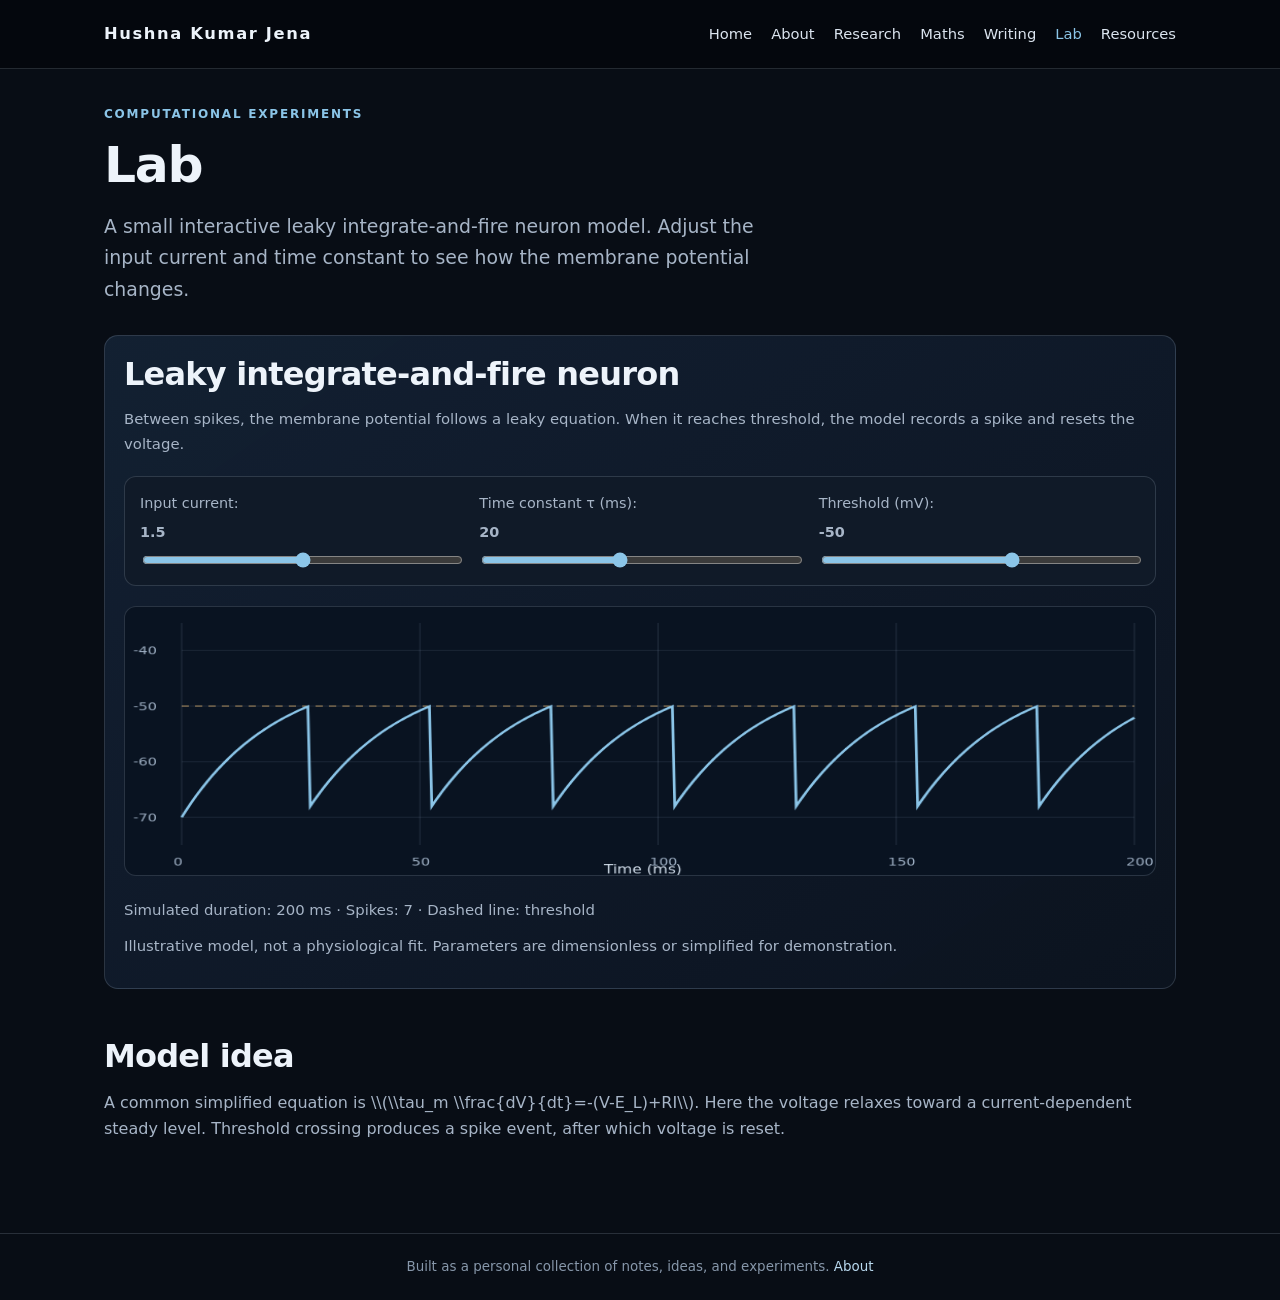
<file: lab/index.html>
<!doctype html>
<html lang="en"><head>
<meta charset="utf-8"><meta name="viewport" content="width=device-width, initial-scale=1">
<meta name="description" content="Personal academic website: physics, mathematics, learning theory, and neuroscience.">
<title>Lab | Hushna Kumar Jena</title>
<link rel="stylesheet" href="../style.css">
<link rel="icon" href="../images/favicon.svg" type="image/svg+xml">
</head><body><header class="site-header">
<div class="nav-wrap">
<a class="brand" href="../index.html">Hushna Kumar Jena</a>
<button class="menu-toggle" type="button" aria-expanded="false" aria-controls="site-nav">Menu ☰</button>
<div class="nav-inner" id="site-nav"><nav aria-label="Main navigation"><a href="../index.html">Home</a>
<a href="../about.html">About</a>
<a href="../research.html">Research</a>
<a href="../maths.html">Maths</a>
<a href="../writing.html">Writing</a>
<a href="../lab/index.html" aria-current="page">Lab</a>
<a href="../resources.html">Resources</a></nav></div>
</div></header><main class="">
<section class="page-intro"><div class="eyebrow">Computational experiments</div><h1>Lab</h1>
<p class="lead">A small interactive leaky integrate-and-fire neuron model. Adjust the input current and time constant to see how the membrane potential changes.</p></section>
<section class="card"><div class="card-body">
<h2>Leaky integrate-and-fire neuron</h2>
<p>Between spikes, the membrane potential follows a leaky equation. When it reaches threshold, the model records a spike and resets the voltage.</p>
<div class="sim-controls">
<label>Input current: <strong><span id="current-value">1.5</span></strong><input id="current" type="range" min="0" max="3" step="0.1" value="1.5"></label>
<label>Time constant τ (ms): <strong><span id="tau-value">20</span></strong><input id="tau" type="range" min="5" max="40" step="1" value="20"></label>
<label>Threshold (mV): <strong><span id="threshold-value">-50</span></strong><input id="threshold" type="range" min="-65" max="-40" step="1" value="-50"></label>
</div>
<canvas id="plot" width="1000" height="340" role="img" aria-label="Plot of model membrane potential over time"></canvas>
<p id="readout" aria-live="polite" style="margin-top:14px">Calculating model output…</p>
<p class="small">Illustrative model, not a physiological fit. Parameters are dimensionless or simplified for demonstration.</p>
</div></section>
<section class="section"><h2>Model idea</h2>
<p>A common simplified equation is \\(\\tau_m \\frac{dV}{dt}=-(V-E_L)+RI\\). Here the voltage relaxes toward a current-dependent steady level. Threshold crossing produces a spike event, after which voltage is reset.</p>
</section>
<script>
(() => {
 const current = document.getElementById('current'), tau = document.getElementById('tau'), threshold = document.getElementById('threshold');
 const cv = document.getElementById('current-value'), tv = document.getElementById('tau-value'), hv = document.getElementById('threshold-value');
 const canvas = document.getElementById('plot'), ctx = canvas.getContext('2d'), readout = document.getElementById('readout');
 function simulate() {
   cv.textContent = current.value; tv.textContent = tau.value; hv.textContent = threshold.value;
   const dt = 0.5, duration = 200, steps = duration/dt, leak = -70, reset = -68;
   let v = leak, spikes = 0, values = [];
   for (let i=0;i<=steps;i++) {
     values.push(v);
     const target = leak + Number(current.value)*18;
     v += dt/Number(tau.value) * (target - v);
     if (v >= Number(threshold.value)) { spikes++; v = reset; }
   }
   const W = canvas.width, H = canvas.height, left=55, right=20, top=20, bottom=38;
   ctx.clearRect(0,0,W,H);
   const ymin=-75, ymax=-35, xw=W-left-right, yh=H-top-bottom;
   ctx.strokeStyle='rgba(166,190,215,.18)'; ctx.lineWidth=1;
   ctx.fillStyle='#9eafc3'; ctx.font='14px system-ui';
   for(let val=-70; val<=-40; val+=10){
     let y=top+(ymax-val)/(ymax-ymin)*yh;ctx.beginPath();ctx.moveTo(left,y);ctx.lineTo(W-right,y);ctx.stroke();ctx.fillText(String(val),8,y+5);
   }
   for(let t=0;t<=duration;t+=50){
     let x=left+t/duration*xw;ctx.beginPath();ctx.moveTo(x,top);ctx.lineTo(x,H-bottom);ctx.stroke();ctx.fillText(String(t),x-8,H-12);
   }
   let ty=top+(ymax-Number(threshold.value))/(ymax-ymin)*yh;
   ctx.strokeStyle='#e9bd79';ctx.setLineDash([7,6]);ctx.beginPath();ctx.moveTo(left,ty);ctx.lineTo(W-right,ty);ctx.stroke();ctx.setLineDash([]);
   ctx.strokeStyle='#8bc5e8';ctx.lineWidth=2.7;ctx.beginPath();
   for(let i=0;i<values.length;i++){let x=left+i/(values.length-1)*xw;let val=Math.max(ymin,Math.min(ymax,values[i]));let y=top+(ymax-val)/(ymax-ymin)*yh;if(i===0)ctx.moveTo(x,y);else ctx.lineTo(x,y);}ctx.stroke();
   ctx.fillStyle='#d1ddea';ctx.font='15px system-ui';ctx.fillText('Time (ms)',W/2-35,H-2);
   readout.textContent = `Simulated duration: ${duration} ms · Spikes: ${spikes} · Dashed line: threshold`;
 }
 [current,tau,threshold].forEach(el=>el.addEventListener('input',simulate)); simulate();
})();
</script>
</main><footer>Built as a personal collection of notes, ideas, and experiments. <a href="../about.html">About</a></footer>
<script>
const toggle = document.querySelector('.menu-toggle');
const nav = document.querySelector('.nav-inner');
if (toggle && nav) toggle.addEventListener('click', () => {
  const open = nav.classList.toggle('open');
  toggle.setAttribute('aria-expanded', String(open));
});
</script></body></html>
</file>
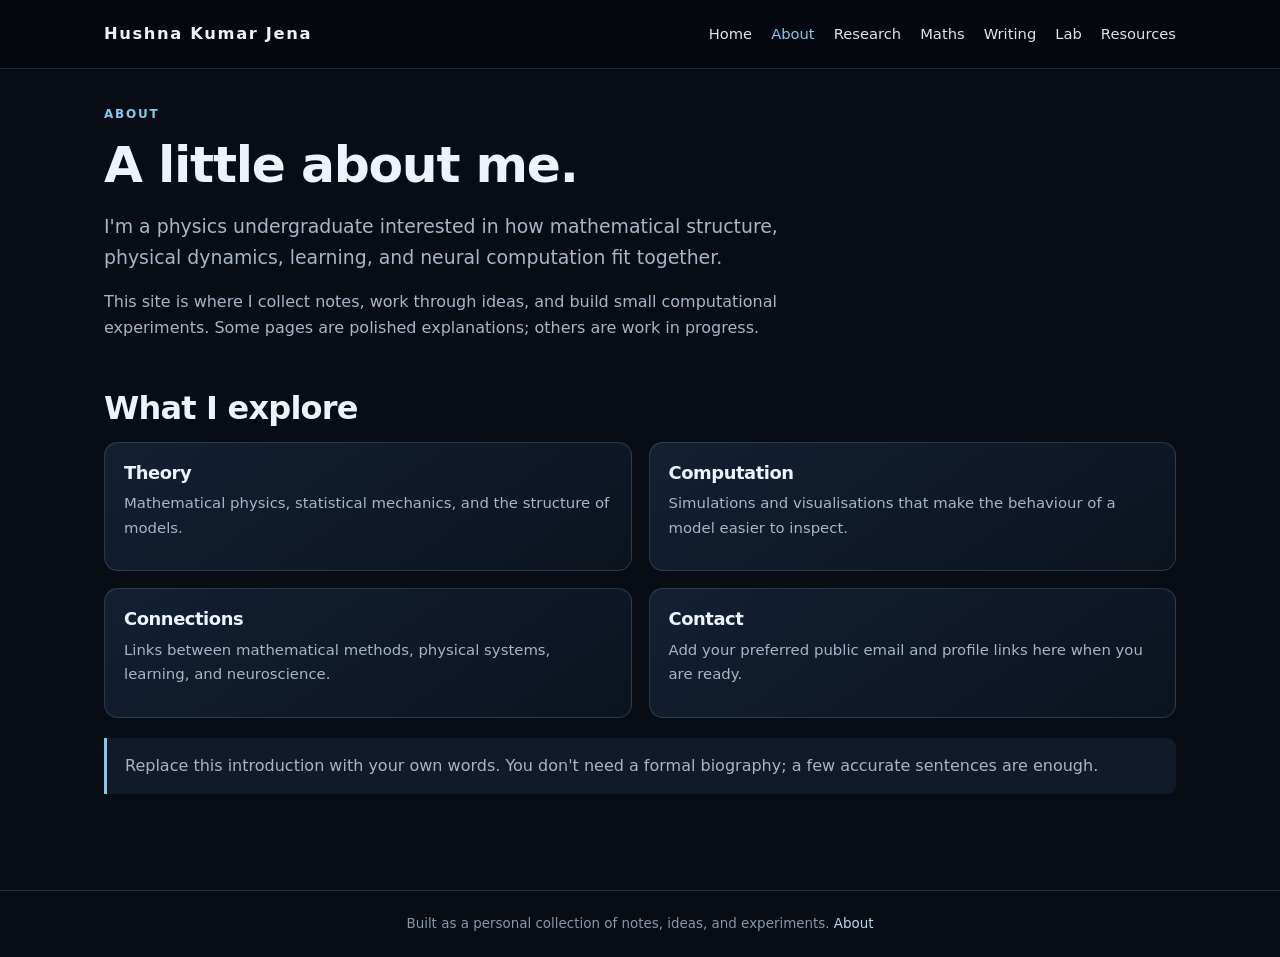
<file: about.html>
<!doctype html>
<html lang="en"><head>
<meta charset="utf-8"><meta name="viewport" content="width=device-width, initial-scale=1">
<meta name="description" content="Personal academic website: physics, mathematics, learning theory, and neuroscience.">
<title>About | Hushna Kumar Jena</title>
<link rel="stylesheet" href="style.css">
<link rel="icon" href="images/favicon.svg" type="image/svg+xml">
</head><body><header class="site-header">
<div class="nav-wrap">
<a class="brand" href="index.html">Hushna Kumar Jena</a>
<button class="menu-toggle" type="button" aria-expanded="false" aria-controls="site-nav">Menu ☰</button>
<div class="nav-inner" id="site-nav"><nav aria-label="Main navigation"><a href="index.html">Home</a>
<a href="about.html" aria-current="page">About</a>
<a href="research.html">Research</a>
<a href="maths.html">Maths</a>
<a href="writing.html">Writing</a>
<a href="lab/index.html">Lab</a>
<a href="resources.html">Resources</a></nav></div>
</div></header><main class="">
<section class="page-intro"><div class="eyebrow">About</div><h1>A little about me.</h1>
<p class="lead">I'm a physics undergraduate interested in how mathematical structure, physical dynamics, learning, and neural computation fit together.</p>
<p>This site is where I collect notes, work through ideas, and build small computational experiments. Some pages are polished explanations; others are work in progress.</p></section>
<section class="section"><h2>What I explore</h2><div class="grid">
<div class="card"><div class="card-body"><h3>Theory</h3><p>Mathematical physics, statistical mechanics, and the structure of models.</p></div></div>
<div class="card"><div class="card-body"><h3>Computation</h3><p>Simulations and visualisations that make the behaviour of a model easier to inspect.</p></div></div>
<div class="card"><div class="card-body"><h3>Connections</h3><p>Links between mathematical methods, physical systems, learning, and neuroscience.</p></div></div>
<div class="card"><div class="card-body"><h3>Contact</h3><p>Add your preferred public email and profile links here when you are ready.</p></div></div>
</div></section>
<div class="note">Replace this introduction with your own words. You don't need a formal biography; a few accurate sentences are enough.</div>
</main><footer>Built as a personal collection of notes, ideas, and experiments. <a href="about.html">About</a></footer>
<script>
const toggle = document.querySelector('.menu-toggle');
const nav = document.querySelector('.nav-inner');
if (toggle && nav) toggle.addEventListener('click', () => {
  const open = nav.classList.toggle('open');
  toggle.setAttribute('aria-expanded', String(open));
});
</script></body></html>
</file>
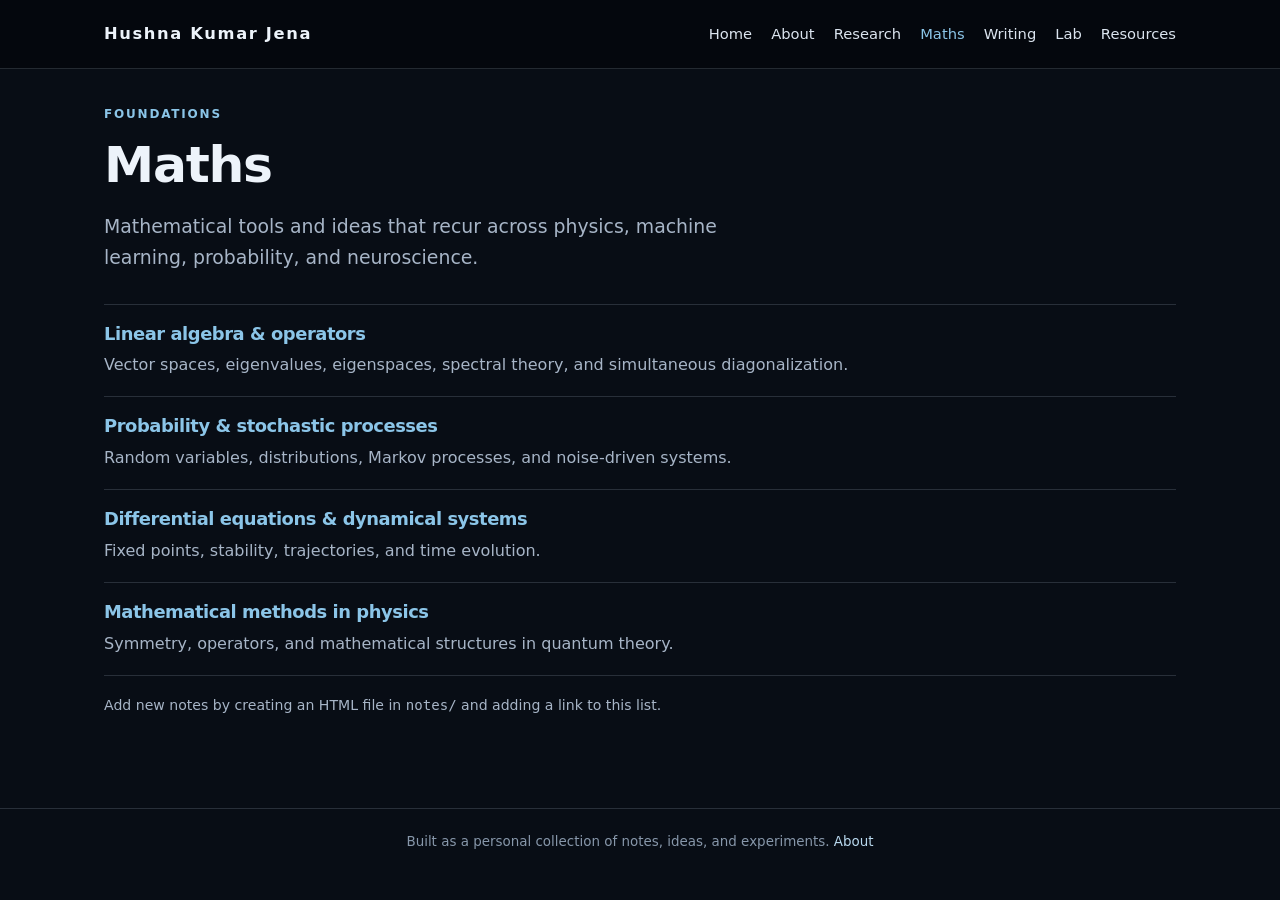
<file: maths.html>
<!doctype html>
<html lang="en"><head>
<meta charset="utf-8"><meta name="viewport" content="width=device-width, initial-scale=1">
<meta name="description" content="Personal academic website: physics, mathematics, learning theory, and neuroscience.">
<title>Maths | Hushna Kumar Jena</title>
<link rel="stylesheet" href="style.css">
<link rel="icon" href="images/favicon.svg" type="image/svg+xml">
</head><body><header class="site-header">
<div class="nav-wrap">
<a class="brand" href="index.html">Hushna Kumar Jena</a>
<button class="menu-toggle" type="button" aria-expanded="false" aria-controls="site-nav">Menu ☰</button>
<div class="nav-inner" id="site-nav"><nav aria-label="Main navigation"><a href="index.html">Home</a>
<a href="about.html">About</a>
<a href="research.html">Research</a>
<a href="maths.html" aria-current="page">Maths</a>
<a href="writing.html">Writing</a>
<a href="lab/index.html">Lab</a>
<a href="resources.html">Resources</a></nav></div>
</div></header><main class="">
<section class="page-intro"><div class="eyebrow">Foundations</div><h1>Maths</h1>
<p class="lead">Mathematical tools and ideas that recur across physics, machine learning, probability, and neuroscience.</p></section>
<ul class="listing">
<li><h3><a href="notes/simultaneous-diagonalization.html">Linear algebra &amp; operators</a></h3><p>Vector spaces, eigenvalues, eigenspaces, spectral theory, and simultaneous diagonalization.</p></li>
<li><h3><a href="notes/stochastic-processes.html">Probability &amp; stochastic processes</a></h3><p>Random variables, distributions, Markov processes, and noise-driven systems.</p></li>
<li><h3><a href="notes/dynamical-systems.html">Differential equations &amp; dynamical systems</a></h3><p>Fixed points, stability, trajectories, and time evolution.</p></li>
<li><h3><a href="themes/physics.html">Mathematical methods in physics</a></h3><p>Symmetry, operators, and mathematical structures in quantum theory.</p></li>
</ul>
<p class="small" style="margin-top:18px">Add new notes by creating an HTML file in <code>notes/</code> and adding a link to this list.</p>
</main><footer>Built as a personal collection of notes, ideas, and experiments. <a href="about.html">About</a></footer>
<script>
const toggle = document.querySelector('.menu-toggle');
const nav = document.querySelector('.nav-inner');
if (toggle && nav) toggle.addEventListener('click', () => {
  const open = nav.classList.toggle('open');
  toggle.setAttribute('aria-expanded', String(open));
});
</script></body></html>
</file>
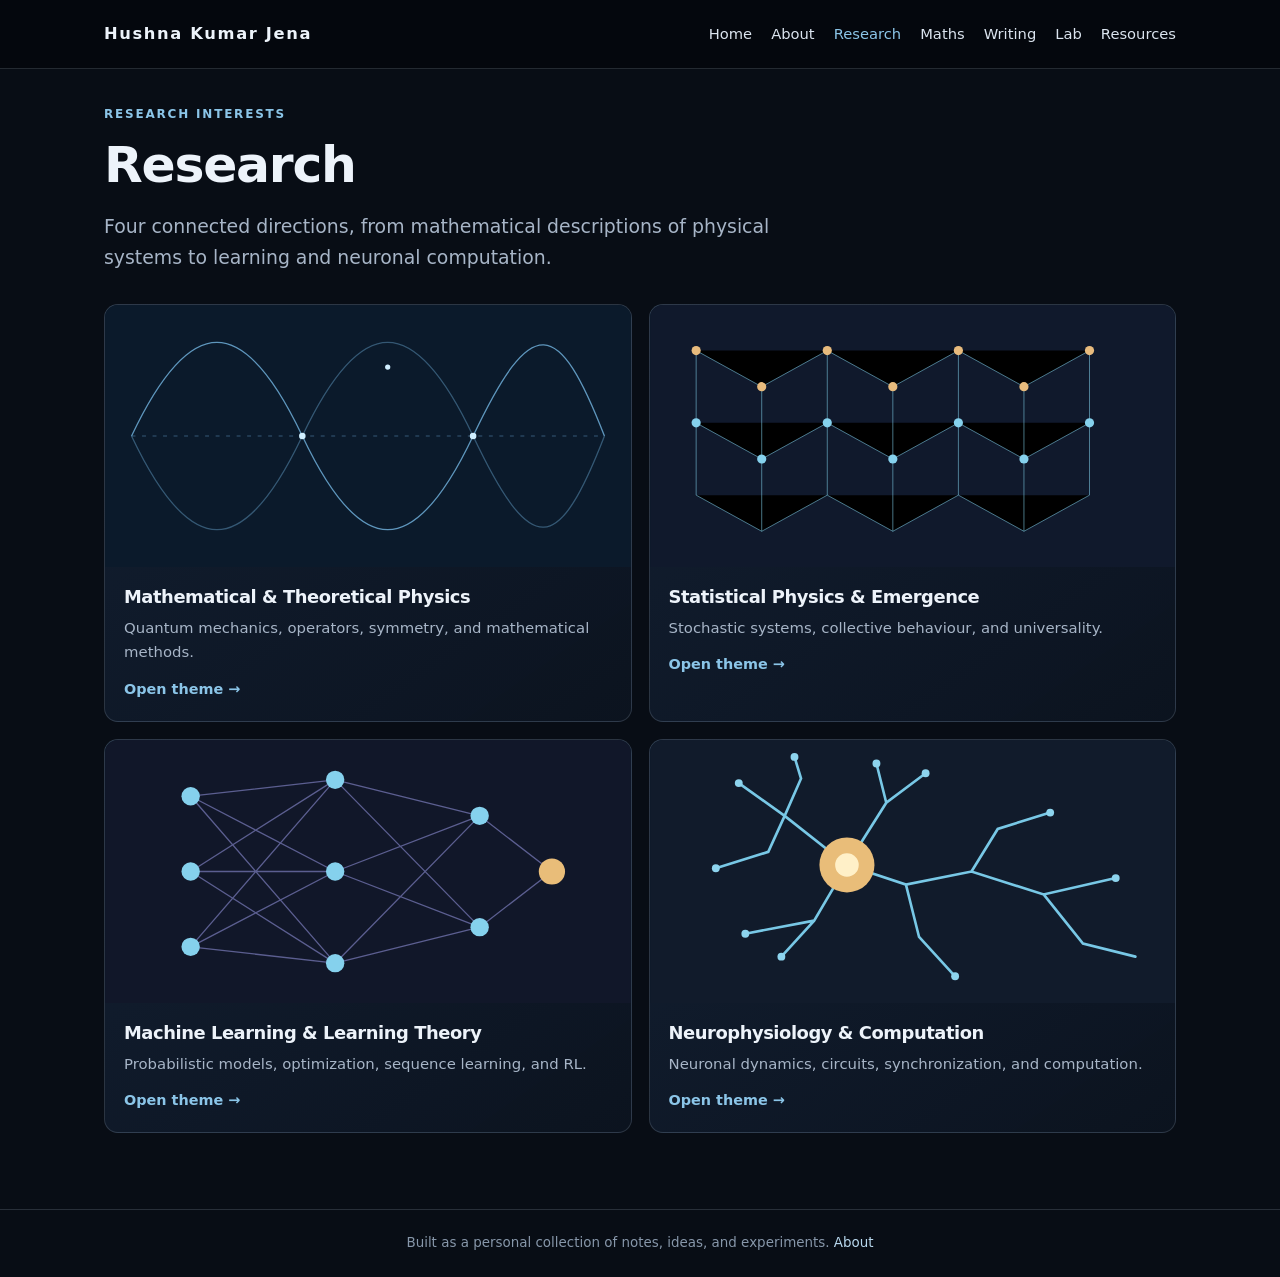
<file: research.html>
<!doctype html>
<html lang="en"><head>
<meta charset="utf-8"><meta name="viewport" content="width=device-width, initial-scale=1">
<meta name="description" content="Personal academic website: physics, mathematics, learning theory, and neuroscience.">
<title>Research | Hushna Kumar Jena</title>
<link rel="stylesheet" href="style.css">
<link rel="icon" href="images/favicon.svg" type="image/svg+xml">
</head><body><header class="site-header">
<div class="nav-wrap">
<a class="brand" href="index.html">Hushna Kumar Jena</a>
<button class="menu-toggle" type="button" aria-expanded="false" aria-controls="site-nav">Menu ☰</button>
<div class="nav-inner" id="site-nav"><nav aria-label="Main navigation"><a href="index.html">Home</a>
<a href="about.html">About</a>
<a href="research.html" aria-current="page">Research</a>
<a href="maths.html">Maths</a>
<a href="writing.html">Writing</a>
<a href="lab/index.html">Lab</a>
<a href="resources.html">Resources</a></nav></div>
</div></header><main class="">
<section class="page-intro"><div class="eyebrow">Research interests</div><h1>Research</h1>
<p class="lead">Four connected directions, from mathematical descriptions of physical systems to learning and neuronal computation.</p></section>
<div class="grid">
<a class="card" href="themes/physics.html"><img class="card-image" src="images/physics.svg" alt=""><div class="card-body"><h3>Mathematical &amp; Theoretical Physics</h3><p>Quantum mechanics, operators, symmetry, and mathematical methods.</p><span class="card-link">Open theme →</span></div></a>
<a class="card" href="themes/statistical-physics.html"><img class="card-image" src="images/statistical.svg" alt=""><div class="card-body"><h3>Statistical Physics &amp; Emergence</h3><p>Stochastic systems, collective behaviour, and universality.</p><span class="card-link">Open theme →</span></div></a>
<a class="card" href="themes/machine-learning.html"><img class="card-image" src="images/ml.svg" alt=""><div class="card-body"><h3>Machine Learning &amp; Learning Theory</h3><p>Probabilistic models, optimization, sequence learning, and RL.</p><span class="card-link">Open theme →</span></div></a>
<a class="card" href="themes/neuroscience.html"><img class="card-image" src="images/neuron.svg" alt=""><div class="card-body"><h3>Neurophysiology &amp; Computation</h3><p>Neuronal dynamics, circuits, synchronization, and computation.</p><span class="card-link">Open theme →</span></div></a>
</div>
</main><footer>Built as a personal collection of notes, ideas, and experiments. <a href="about.html">About</a></footer>
<script>
const toggle = document.querySelector('.menu-toggle');
const nav = document.querySelector('.nav-inner');
if (toggle && nav) toggle.addEventListener('click', () => {
  const open = nav.classList.toggle('open');
  toggle.setAttribute('aria-expanded', String(open));
});
</script></body></html>
</file>
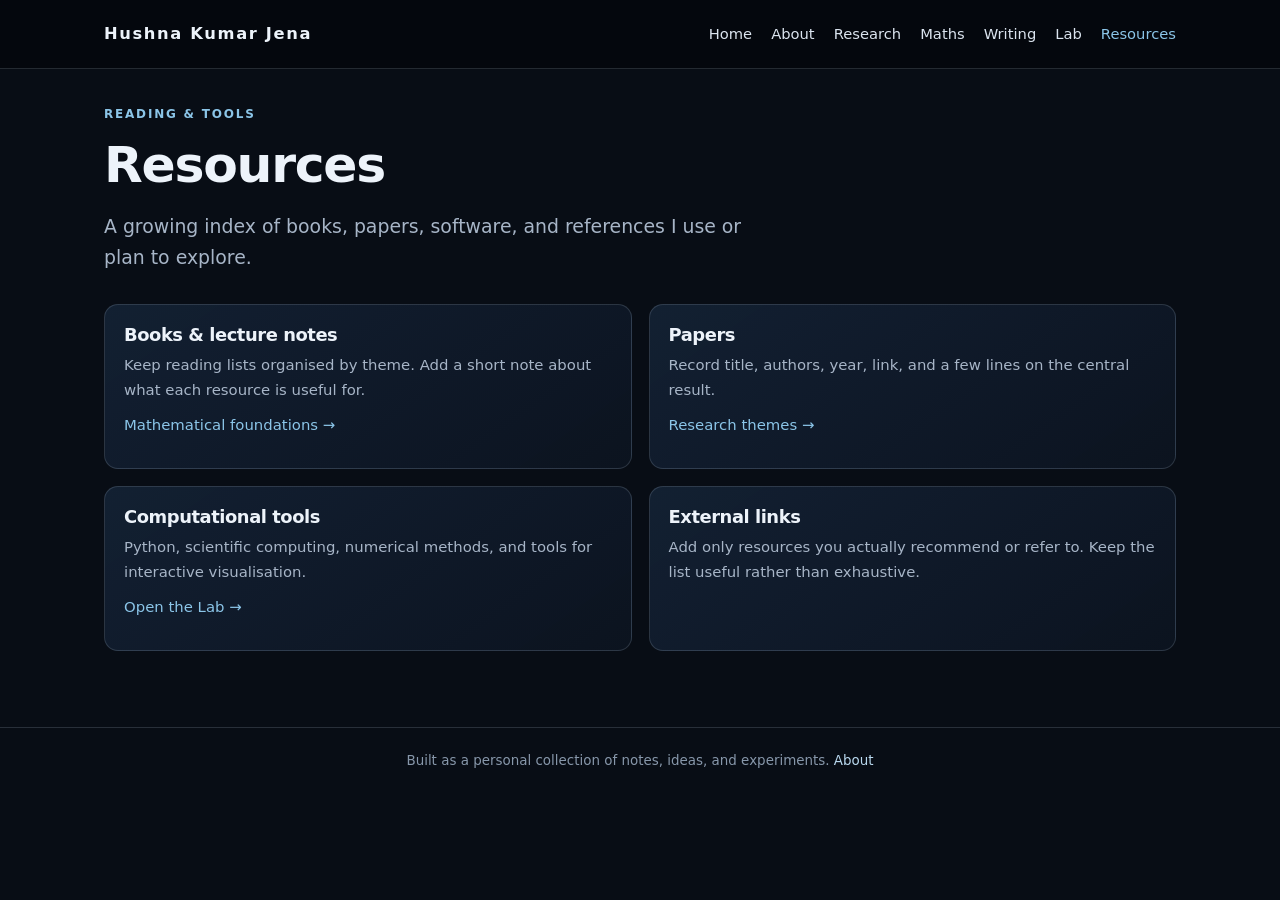
<file: resources.html>
<!doctype html>
<html lang="en"><head>
<meta charset="utf-8"><meta name="viewport" content="width=device-width, initial-scale=1">
<meta name="description" content="Personal academic website: physics, mathematics, learning theory, and neuroscience.">
<title>Resources | Hushna Kumar Jena</title>
<link rel="stylesheet" href="style.css">
<link rel="icon" href="images/favicon.svg" type="image/svg+xml">
</head><body><header class="site-header">
<div class="nav-wrap">
<a class="brand" href="index.html">Hushna Kumar Jena</a>
<button class="menu-toggle" type="button" aria-expanded="false" aria-controls="site-nav">Menu ☰</button>
<div class="nav-inner" id="site-nav"><nav aria-label="Main navigation"><a href="index.html">Home</a>
<a href="about.html">About</a>
<a href="research.html">Research</a>
<a href="maths.html">Maths</a>
<a href="writing.html">Writing</a>
<a href="lab/index.html">Lab</a>
<a href="resources.html" aria-current="page">Resources</a></nav></div>
</div></header><main class="">
<section class="page-intro"><div class="eyebrow">Reading &amp; tools</div><h1>Resources</h1>
<p class="lead">A growing index of books, papers, software, and references I use or plan to explore.</p></section>
<div class="grid">
<div class="card"><div class="card-body"><h3>Books &amp; lecture notes</h3><p>Keep reading lists organised by theme. Add a short note about what each resource is useful for.</p><p><a href="maths.html">Mathematical foundations →</a></p></div></div>
<div class="card"><div class="card-body"><h3>Papers</h3><p>Record title, authors, year, link, and a few lines on the central result.</p><p><a href="research.html">Research themes →</a></p></div></div>
<div class="card"><div class="card-body"><h3>Computational tools</h3><p>Python, scientific computing, numerical methods, and tools for interactive visualisation.</p><p><a href="lab/index.html">Open the Lab →</a></p></div></div>
<div class="card"><div class="card-body"><h3>External links</h3><p>Add only resources you actually recommend or refer to. Keep the list useful rather than exhaustive.</p></div></div>
</div>
</main><footer>Built as a personal collection of notes, ideas, and experiments. <a href="about.html">About</a></footer>
<script>
const toggle = document.querySelector('.menu-toggle');
const nav = document.querySelector('.nav-inner');
if (toggle && nav) toggle.addEventListener('click', () => {
  const open = nav.classList.toggle('open');
  toggle.setAttribute('aria-expanded', String(open));
});
</script></body></html>
</file>
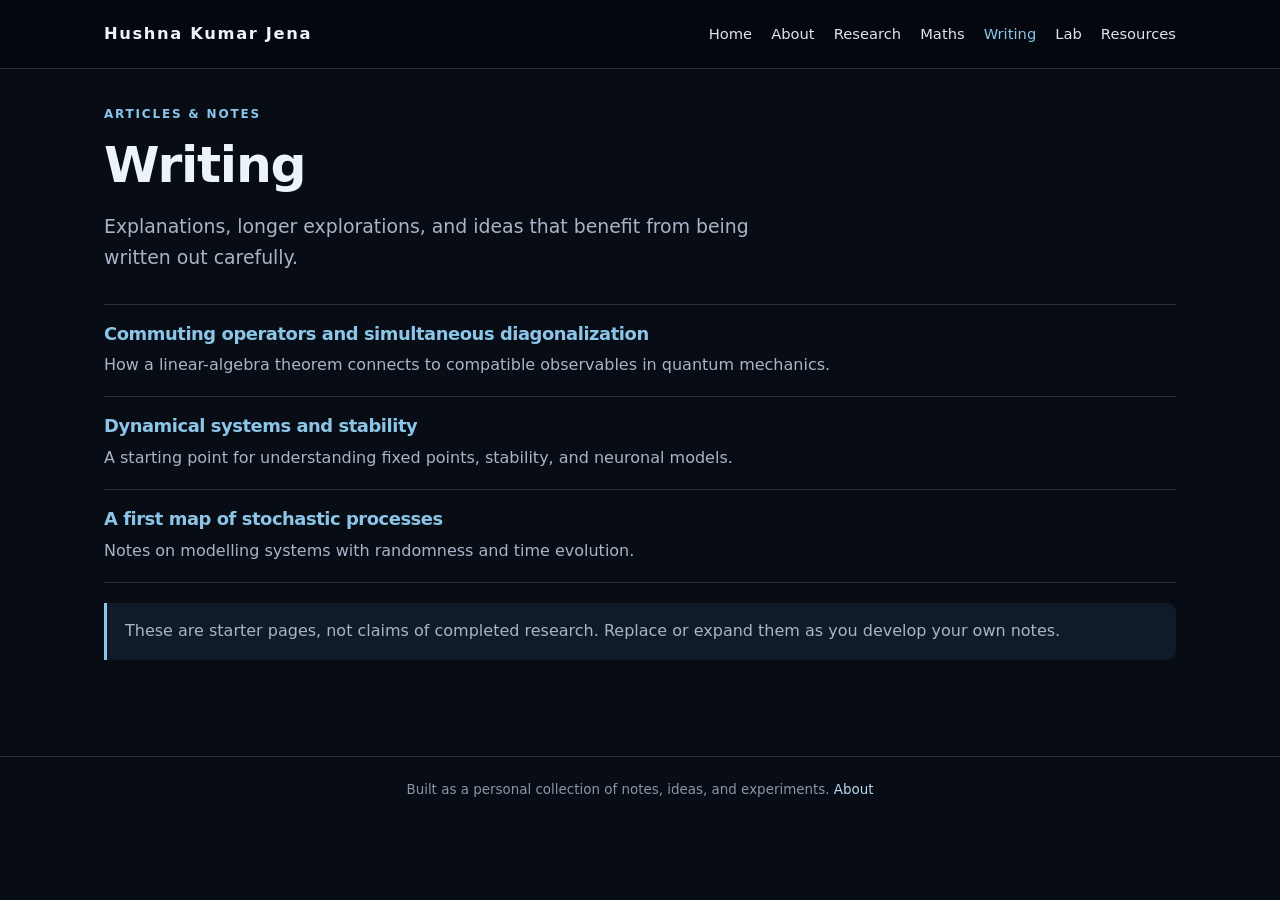
<file: writing.html>
<!doctype html>
<html lang="en"><head>
<meta charset="utf-8"><meta name="viewport" content="width=device-width, initial-scale=1">
<meta name="description" content="Personal academic website: physics, mathematics, learning theory, and neuroscience.">
<title>Writing | Hushna Kumar Jena</title>
<link rel="stylesheet" href="style.css">
<link rel="icon" href="images/favicon.svg" type="image/svg+xml">
</head><body><header class="site-header">
<div class="nav-wrap">
<a class="brand" href="index.html">Hushna Kumar Jena</a>
<button class="menu-toggle" type="button" aria-expanded="false" aria-controls="site-nav">Menu ☰</button>
<div class="nav-inner" id="site-nav"><nav aria-label="Main navigation"><a href="index.html">Home</a>
<a href="about.html">About</a>
<a href="research.html">Research</a>
<a href="maths.html">Maths</a>
<a href="writing.html" aria-current="page">Writing</a>
<a href="lab/index.html">Lab</a>
<a href="resources.html">Resources</a></nav></div>
</div></header><main class="">
<section class="page-intro"><div class="eyebrow">Articles &amp; notes</div><h1>Writing</h1>
<p class="lead">Explanations, longer explorations, and ideas that benefit from being written out carefully.</p></section>
<ul class="listing">
<li><h3><a href="notes/simultaneous-diagonalization.html">Commuting operators and simultaneous diagonalization</a></h3><p>How a linear-algebra theorem connects to compatible observables in quantum mechanics.</p></li>
<li><h3><a href="notes/dynamical-systems.html">Dynamical systems and stability</a></h3><p>A starting point for understanding fixed points, stability, and neuronal models.</p></li>
<li><h3><a href="notes/stochastic-processes.html">A first map of stochastic processes</a></h3><p>Notes on modelling systems with randomness and time evolution.</p></li>
</ul>
<div class="note">These are starter pages, not claims of completed research. Replace or expand them as you develop your own notes.</div>
</main><footer>Built as a personal collection of notes, ideas, and experiments. <a href="about.html">About</a></footer>
<script>
const toggle = document.querySelector('.menu-toggle');
const nav = document.querySelector('.nav-inner');
if (toggle && nav) toggle.addEventListener('click', () => {
  const open = nav.classList.toggle('open');
  toggle.setAttribute('aria-expanded', String(open));
});
</script></body></html>
</file>
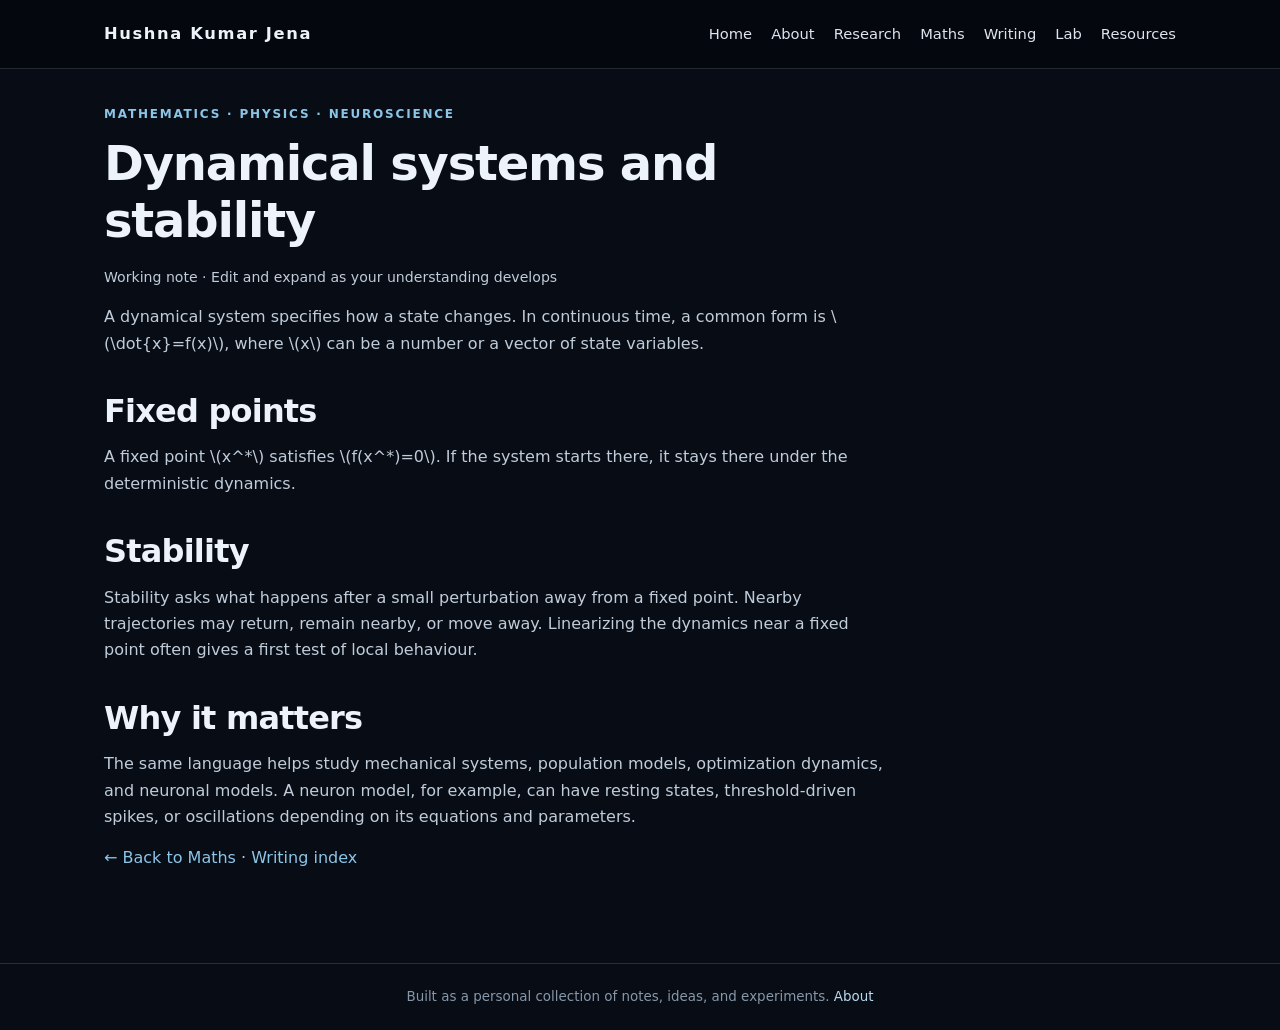
<file: notes/dynamical-systems.html>
<!doctype html>
<html lang="en"><head>
<meta charset="utf-8"><meta name="viewport" content="width=device-width, initial-scale=1">
<meta name="description" content="Personal academic website: physics, mathematics, learning theory, and neuroscience.">
<title>Dynamical systems and stability | Hushna Kumar Jena</title>
<link rel="stylesheet" href="../style.css">
<link rel="icon" href="../images/favicon.svg" type="image/svg+xml">
</head><body><header class="site-header">
<div class="nav-wrap">
<a class="brand" href="../index.html">Hushna Kumar Jena</a>
<button class="menu-toggle" type="button" aria-expanded="false" aria-controls="site-nav">Menu ☰</button>
<div class="nav-inner" id="site-nav"><nav aria-label="Main navigation"><a href="../index.html">Home</a>
<a href="../about.html">About</a>
<a href="../research.html">Research</a>
<a href="../maths.html">Maths</a>
<a href="../writing.html">Writing</a>
<a href="../lab/index.html">Lab</a>
<a href="../resources.html">Resources</a></nav></div>
</div></header><main class=""><article class="article"><div class="eyebrow">Mathematics · Physics · Neuroscience</div><h1>Dynamical systems and stability</h1><p class="small">Working note · Edit and expand as your understanding develops</p>
<p>A dynamical system specifies how a state changes. In continuous time, a common form is \(\dot{x}=f(x)\), where \(x\) can be a number or a vector of state variables.</p>
<h2>Fixed points</h2>
<p>A fixed point \(x^*\) satisfies \(f(x^*)=0\). If the system starts there, it stays there under the deterministic dynamics.</p>
<h2>Stability</h2>
<p>Stability asks what happens after a small perturbation away from a fixed point. Nearby trajectories may return, remain nearby, or move away. Linearizing the dynamics near a fixed point often gives a first test of local behaviour.</p>
<h2>Why it matters</h2>
<p>The same language helps study mechanical systems, population models, optimization dynamics, and neuronal models. A neuron model, for example, can have resting states, threshold-driven spikes, or oscillations depending on its equations and parameters.</p>
<p><a href="../maths.html">← Back to Maths</a> · <a href="../writing.html">Writing index</a></p></article></main><footer>Built as a personal collection of notes, ideas, and experiments. <a href="../about.html">About</a></footer>
<script>
const toggle = document.querySelector('.menu-toggle');
const nav = document.querySelector('.nav-inner');
if (toggle && nav) toggle.addEventListener('click', () => {
  const open = nav.classList.toggle('open');
  toggle.setAttribute('aria-expanded', String(open));
});
</script></body></html>
</file>
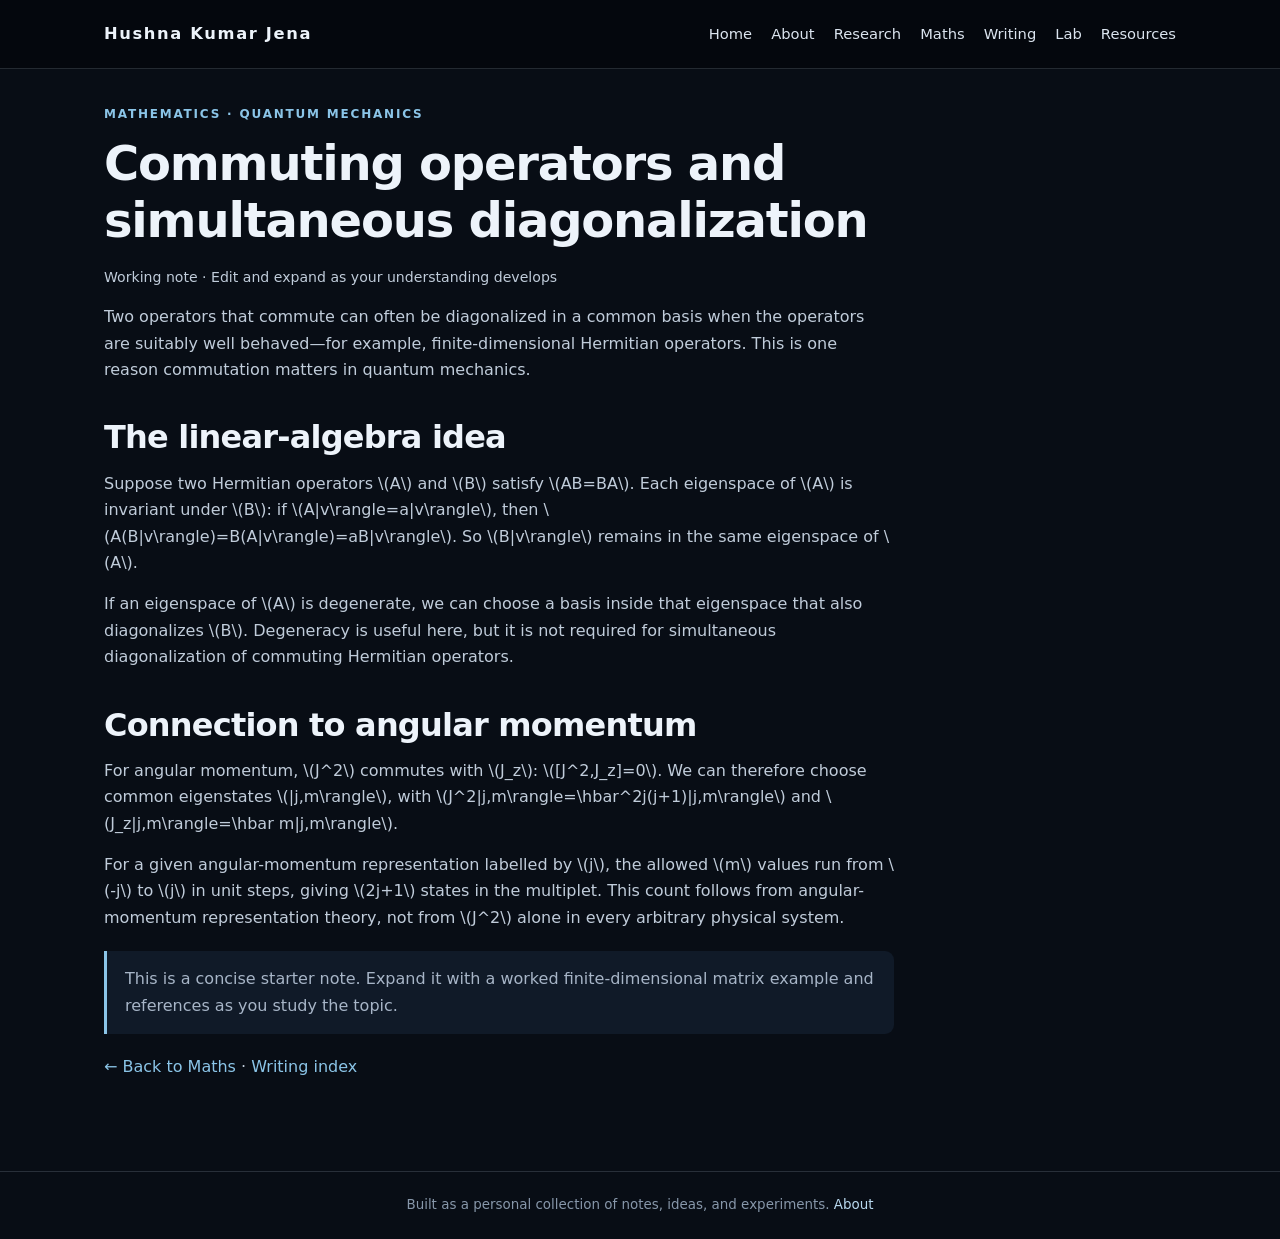
<file: notes/simultaneous-diagonalization.html>
<!doctype html>
<html lang="en"><head>
<meta charset="utf-8"><meta name="viewport" content="width=device-width, initial-scale=1">
<meta name="description" content="Personal academic website: physics, mathematics, learning theory, and neuroscience.">
<title>Commuting operators and simultaneous diagonalization | Hushna Kumar Jena</title>
<link rel="stylesheet" href="../style.css">
<link rel="icon" href="../images/favicon.svg" type="image/svg+xml">
</head><body><header class="site-header">
<div class="nav-wrap">
<a class="brand" href="../index.html">Hushna Kumar Jena</a>
<button class="menu-toggle" type="button" aria-expanded="false" aria-controls="site-nav">Menu ☰</button>
<div class="nav-inner" id="site-nav"><nav aria-label="Main navigation"><a href="../index.html">Home</a>
<a href="../about.html">About</a>
<a href="../research.html">Research</a>
<a href="../maths.html">Maths</a>
<a href="../writing.html">Writing</a>
<a href="../lab/index.html">Lab</a>
<a href="../resources.html">Resources</a></nav></div>
</div></header><main class=""><article class="article"><div class="eyebrow">Mathematics · Quantum mechanics</div><h1>Commuting operators and simultaneous diagonalization</h1><p class="small">Working note · Edit and expand as your understanding develops</p>
<p>Two operators that commute can often be diagonalized in a common basis when the operators are suitably well behaved—for example, finite-dimensional Hermitian operators. This is one reason commutation matters in quantum mechanics.</p>
<h2>The linear-algebra idea</h2>
<p>Suppose two Hermitian operators \(A\) and \(B\) satisfy \(AB=BA\). Each eigenspace of \(A\) is invariant under \(B\): if \(A|v\rangle=a|v\rangle\), then \(A(B|v\rangle)=B(A|v\rangle)=aB|v\rangle\). So \(B|v\rangle\) remains in the same eigenspace of \(A\).</p>
<p>If an eigenspace of \(A\) is degenerate, we can choose a basis inside that eigenspace that also diagonalizes \(B\). Degeneracy is useful here, but it is not required for simultaneous diagonalization of commuting Hermitian operators.</p>
<h2>Connection to angular momentum</h2>
<p>For angular momentum, \(J^2\) commutes with \(J_z\): \([J^2,J_z]=0\). We can therefore choose common eigenstates \(|j,m\rangle\), with \(J^2|j,m\rangle=\hbar^2j(j+1)|j,m\rangle\) and \(J_z|j,m\rangle=\hbar m|j,m\rangle\).</p>
<p>For a given angular-momentum representation labelled by \(j\), the allowed \(m\) values run from \(-j\) to \(j\) in unit steps, giving \(2j+1\) states in the multiplet. This count follows from angular-momentum representation theory, not from \(J^2\) alone in every arbitrary physical system.</p>
<div class="note">This is a concise starter note. Expand it with a worked finite-dimensional matrix example and references as you study the topic.</div>
<p><a href="../maths.html">← Back to Maths</a> · <a href="../writing.html">Writing index</a></p></article></main><footer>Built as a personal collection of notes, ideas, and experiments. <a href="../about.html">About</a></footer>
<script>
const toggle = document.querySelector('.menu-toggle');
const nav = document.querySelector('.nav-inner');
if (toggle && nav) toggle.addEventListener('click', () => {
  const open = nav.classList.toggle('open');
  toggle.setAttribute('aria-expanded', String(open));
});
</script></body></html>
</file>
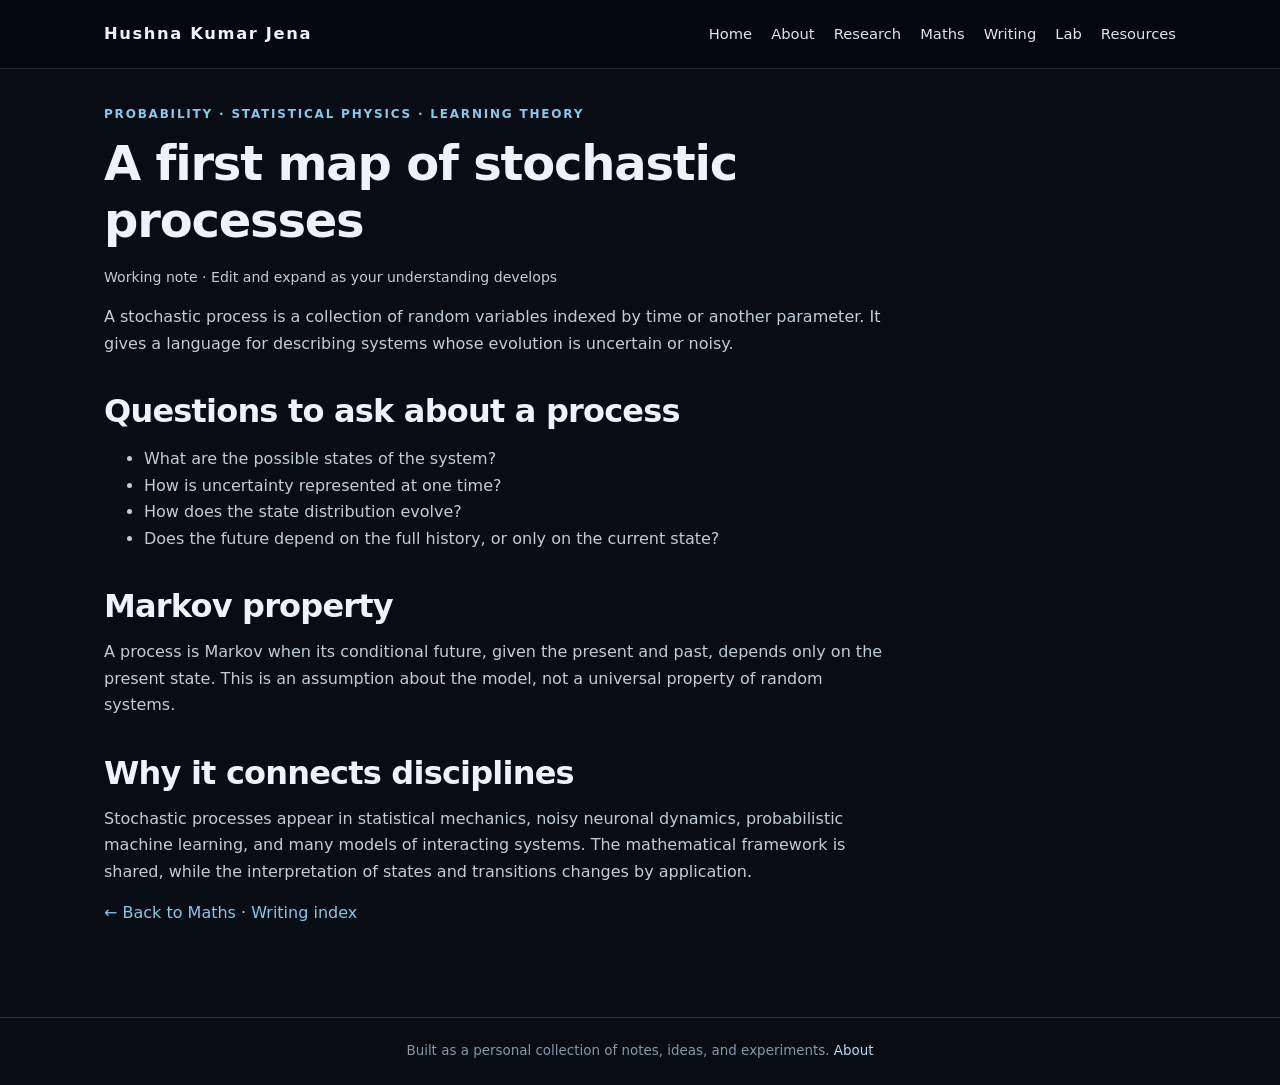
<file: notes/stochastic-processes.html>
<!doctype html>
<html lang="en"><head>
<meta charset="utf-8"><meta name="viewport" content="width=device-width, initial-scale=1">
<meta name="description" content="Personal academic website: physics, mathematics, learning theory, and neuroscience.">
<title>A first map of stochastic processes | Hushna Kumar Jena</title>
<link rel="stylesheet" href="../style.css">
<link rel="icon" href="../images/favicon.svg" type="image/svg+xml">
</head><body><header class="site-header">
<div class="nav-wrap">
<a class="brand" href="../index.html">Hushna Kumar Jena</a>
<button class="menu-toggle" type="button" aria-expanded="false" aria-controls="site-nav">Menu ☰</button>
<div class="nav-inner" id="site-nav"><nav aria-label="Main navigation"><a href="../index.html">Home</a>
<a href="../about.html">About</a>
<a href="../research.html">Research</a>
<a href="../maths.html">Maths</a>
<a href="../writing.html">Writing</a>
<a href="../lab/index.html">Lab</a>
<a href="../resources.html">Resources</a></nav></div>
</div></header><main class=""><article class="article"><div class="eyebrow">Probability · Statistical physics · Learning theory</div><h1>A first map of stochastic processes</h1><p class="small">Working note · Edit and expand as your understanding develops</p>
<p>A stochastic process is a collection of random variables indexed by time or another parameter. It gives a language for describing systems whose evolution is uncertain or noisy.</p>
<h2>Questions to ask about a process</h2>
<ul><li>What are the possible states of the system?</li><li>How is uncertainty represented at one time?</li><li>How does the state distribution evolve?</li><li>Does the future depend on the full history, or only on the current state?</li></ul>
<h2>Markov property</h2>
<p>A process is Markov when its conditional future, given the present and past, depends only on the present state. This is an assumption about the model, not a universal property of random systems.</p>
<h2>Why it connects disciplines</h2>
<p>Stochastic processes appear in statistical mechanics, noisy neuronal dynamics, probabilistic machine learning, and many models of interacting systems. The mathematical framework is shared, while the interpretation of states and transitions changes by application.</p>
<p><a href="../maths.html">← Back to Maths</a> · <a href="../writing.html">Writing index</a></p></article></main><footer>Built as a personal collection of notes, ideas, and experiments. <a href="../about.html">About</a></footer>
<script>
const toggle = document.querySelector('.menu-toggle');
const nav = document.querySelector('.nav-inner');
if (toggle && nav) toggle.addEventListener('click', () => {
  const open = nav.classList.toggle('open');
  toggle.setAttribute('aria-expanded', String(open));
});
</script></body></html>
</file>
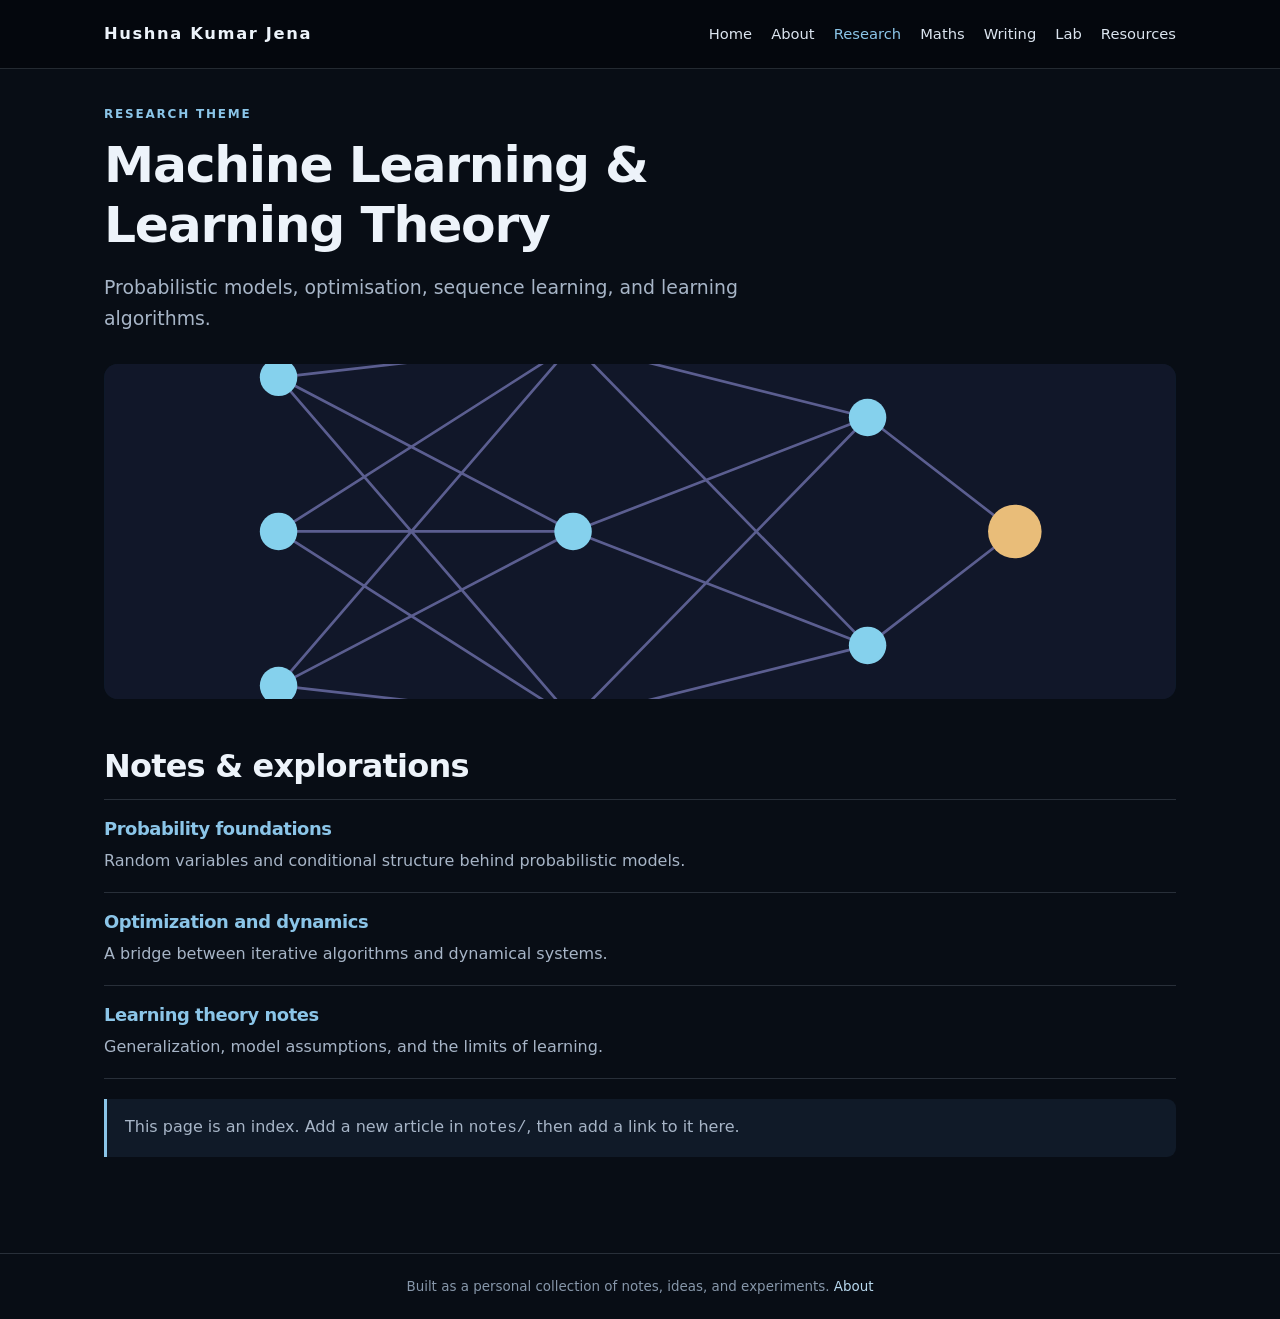
<file: themes/machine-learning.html>
<!doctype html>
<html lang="en"><head>
<meta charset="utf-8"><meta name="viewport" content="width=device-width, initial-scale=1">
<meta name="description" content="Personal academic website: physics, mathematics, learning theory, and neuroscience.">
<title>Machine Learning &amp; Learning Theory | Hushna Kumar Jena</title>
<link rel="stylesheet" href="../style.css">
<link rel="icon" href="../images/favicon.svg" type="image/svg+xml">
</head><body><header class="site-header">
<div class="nav-wrap">
<a class="brand" href="../index.html">Hushna Kumar Jena</a>
<button class="menu-toggle" type="button" aria-expanded="false" aria-controls="site-nav">Menu ☰</button>
<div class="nav-inner" id="site-nav"><nav aria-label="Main navigation"><a href="../index.html">Home</a>
<a href="../about.html">About</a>
<a href="../research.html" aria-current="page">Research</a>
<a href="../maths.html">Maths</a>
<a href="../writing.html">Writing</a>
<a href="../lab/index.html">Lab</a>
<a href="../resources.html">Resources</a></nav></div>
</div></header><main class=""><section class="page-intro"><div class="eyebrow">Research theme</div><h1>Machine Learning & Learning Theory</h1><p class="lead">Probabilistic models, optimisation, sequence learning, and learning algorithms.</p></section>
<img class="card-image" style="border-radius:14px;aspect-ratio:16/5;margin-bottom:30px" src="../images/ml.svg" alt="Abstract illustration for Machine Learning &amp; Learning Theory">
<section class="section"><h2>Notes &amp; explorations</h2><ul class="listing"><li><h3><a href="../notes/stochastic-processes.html">Probability foundations</a></h3><p>Random variables and conditional structure behind probabilistic models.</p></li><li><h3><a href="../notes/dynamical-systems.html">Optimization and dynamics</a></h3><p>A bridge between iterative algorithms and dynamical systems.</p></li><li><h3><a href="#">Learning theory notes</a></h3><p>Generalization, model assumptions, and the limits of learning.</p></li></ul></section>
<div class="note">This page is an index. Add a new article in <code>notes/</code>, then add a link to it here.</div></main><footer>Built as a personal collection of notes, ideas, and experiments. <a href="../about.html">About</a></footer>
<script>
const toggle = document.querySelector('.menu-toggle');
const nav = document.querySelector('.nav-inner');
if (toggle && nav) toggle.addEventListener('click', () => {
  const open = nav.classList.toggle('open');
  toggle.setAttribute('aria-expanded', String(open));
});
</script></body></html>
</file>
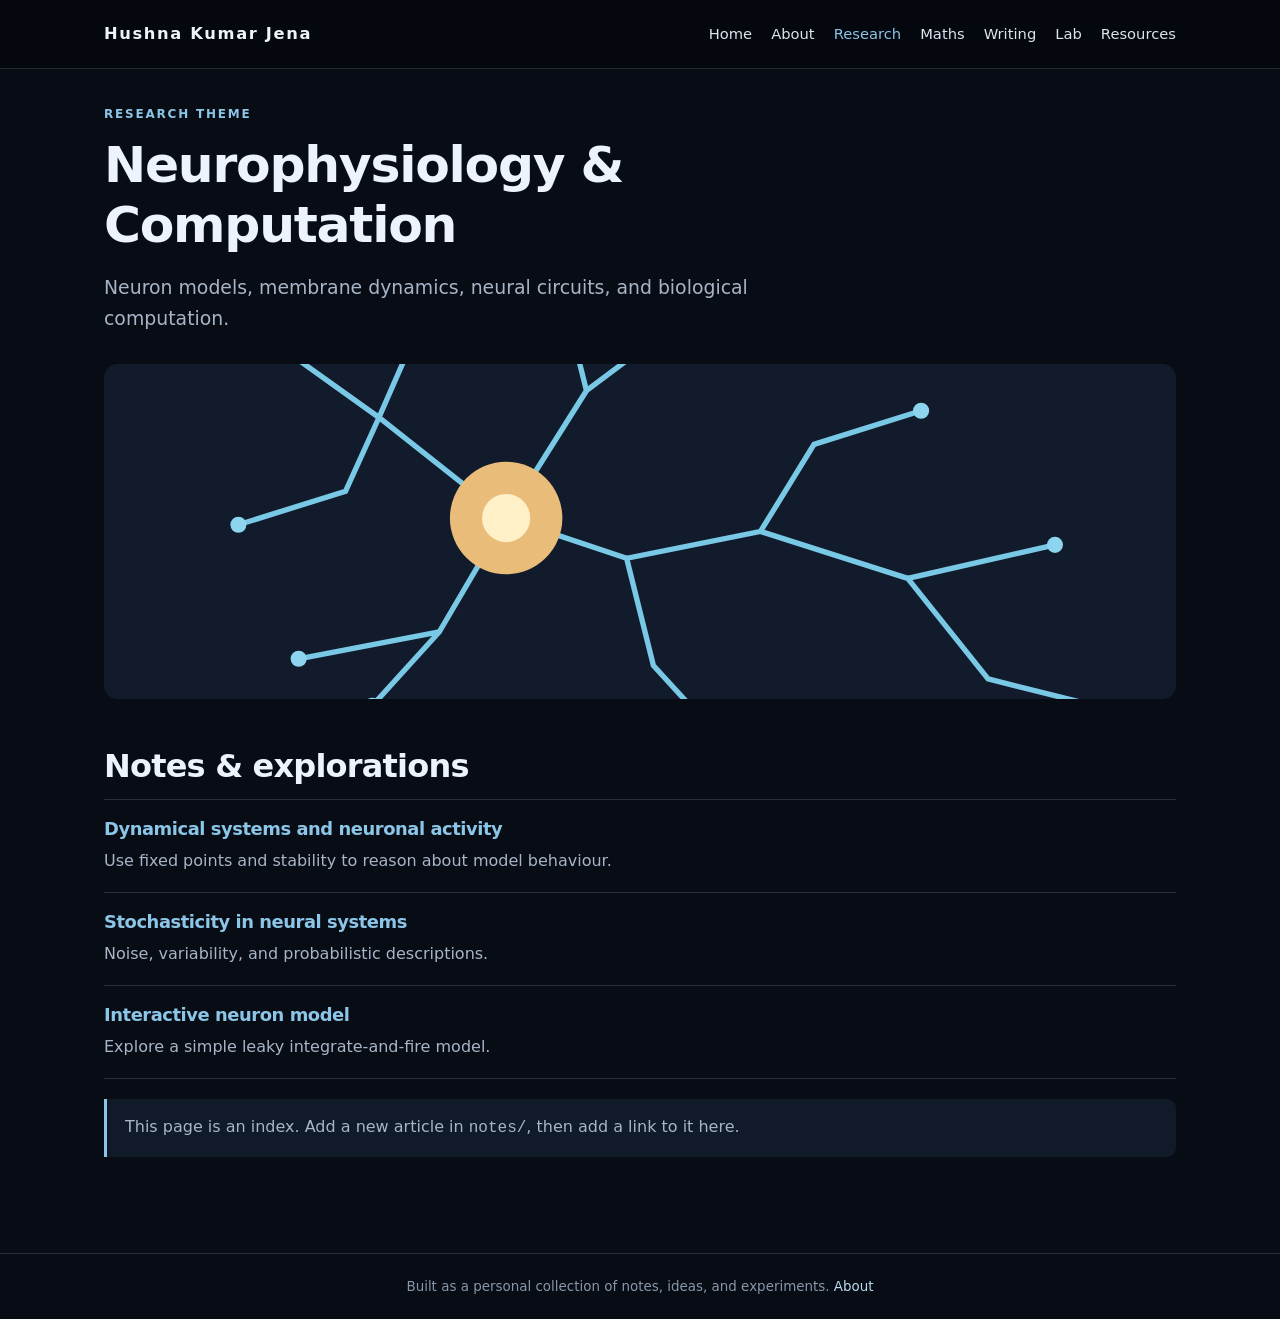
<file: themes/neuroscience.html>
<!doctype html>
<html lang="en"><head>
<meta charset="utf-8"><meta name="viewport" content="width=device-width, initial-scale=1">
<meta name="description" content="Personal academic website: physics, mathematics, learning theory, and neuroscience.">
<title>Neurophysiology &amp; Computation | Hushna Kumar Jena</title>
<link rel="stylesheet" href="../style.css">
<link rel="icon" href="../images/favicon.svg" type="image/svg+xml">
</head><body><header class="site-header">
<div class="nav-wrap">
<a class="brand" href="../index.html">Hushna Kumar Jena</a>
<button class="menu-toggle" type="button" aria-expanded="false" aria-controls="site-nav">Menu ☰</button>
<div class="nav-inner" id="site-nav"><nav aria-label="Main navigation"><a href="../index.html">Home</a>
<a href="../about.html">About</a>
<a href="../research.html" aria-current="page">Research</a>
<a href="../maths.html">Maths</a>
<a href="../writing.html">Writing</a>
<a href="../lab/index.html">Lab</a>
<a href="../resources.html">Resources</a></nav></div>
</div></header><main class=""><section class="page-intro"><div class="eyebrow">Research theme</div><h1>Neurophysiology & Computation</h1><p class="lead">Neuron models, membrane dynamics, neural circuits, and biological computation.</p></section>
<img class="card-image" style="border-radius:14px;aspect-ratio:16/5;margin-bottom:30px" src="../images/neuron.svg" alt="Abstract illustration for Neurophysiology &amp; Computation">
<section class="section"><h2>Notes &amp; explorations</h2><ul class="listing"><li><h3><a href="../notes/dynamical-systems.html">Dynamical systems and neuronal activity</a></h3><p>Use fixed points and stability to reason about model behaviour.</p></li><li><h3><a href="../notes/stochastic-processes.html">Stochasticity in neural systems</a></h3><p>Noise, variability, and probabilistic descriptions.</p></li><li><h3><a href="../lab/index.html">Interactive neuron model</a></h3><p>Explore a simple leaky integrate-and-fire model.</p></li></ul></section>
<div class="note">This page is an index. Add a new article in <code>notes/</code>, then add a link to it here.</div></main><footer>Built as a personal collection of notes, ideas, and experiments. <a href="../about.html">About</a></footer>
<script>
const toggle = document.querySelector('.menu-toggle');
const nav = document.querySelector('.nav-inner');
if (toggle && nav) toggle.addEventListener('click', () => {
  const open = nav.classList.toggle('open');
  toggle.setAttribute('aria-expanded', String(open));
});
</script></body></html>
</file>
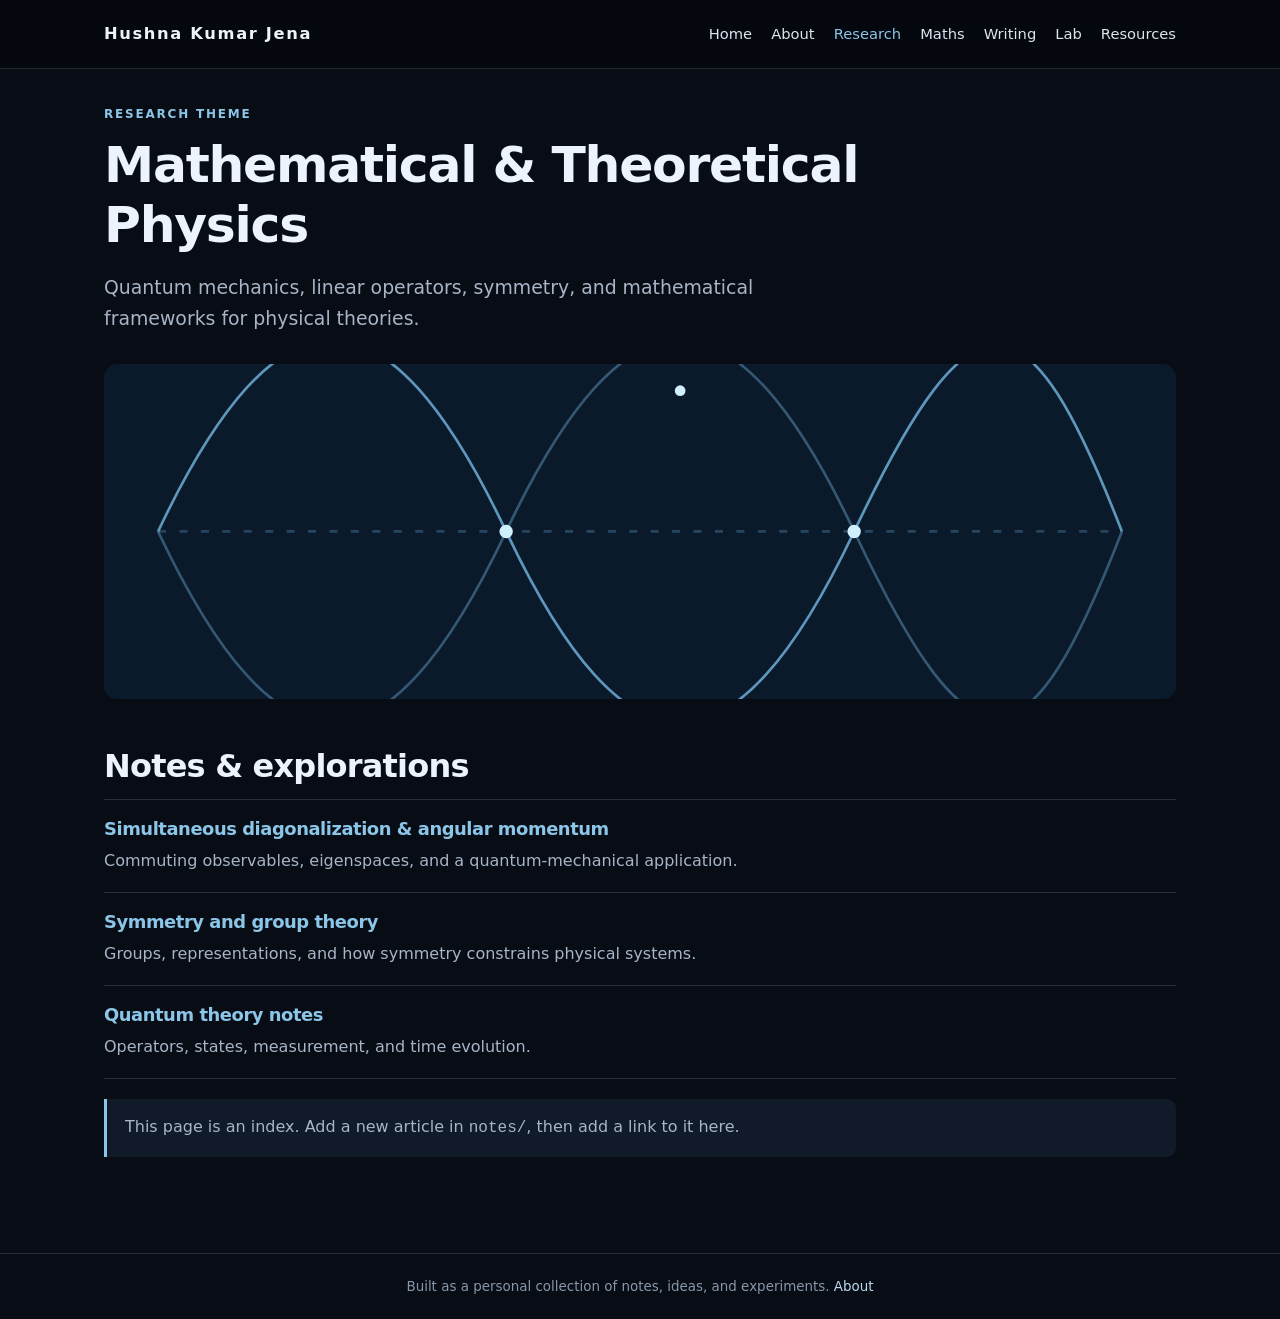
<file: themes/physics.html>
<!doctype html>
<html lang="en"><head>
<meta charset="utf-8"><meta name="viewport" content="width=device-width, initial-scale=1">
<meta name="description" content="Personal academic website: physics, mathematics, learning theory, and neuroscience.">
<title>Mathematical &amp; Theoretical Physics | Hushna Kumar Jena</title>
<link rel="stylesheet" href="../style.css">
<link rel="icon" href="../images/favicon.svg" type="image/svg+xml">
</head><body><header class="site-header">
<div class="nav-wrap">
<a class="brand" href="../index.html">Hushna Kumar Jena</a>
<button class="menu-toggle" type="button" aria-expanded="false" aria-controls="site-nav">Menu ☰</button>
<div class="nav-inner" id="site-nav"><nav aria-label="Main navigation"><a href="../index.html">Home</a>
<a href="../about.html">About</a>
<a href="../research.html" aria-current="page">Research</a>
<a href="../maths.html">Maths</a>
<a href="../writing.html">Writing</a>
<a href="../lab/index.html">Lab</a>
<a href="../resources.html">Resources</a></nav></div>
</div></header><main class=""><section class="page-intro"><div class="eyebrow">Research theme</div><h1>Mathematical & Theoretical Physics</h1><p class="lead">Quantum mechanics, linear operators, symmetry, and mathematical frameworks for physical theories.</p></section>
<img class="card-image" style="border-radius:14px;aspect-ratio:16/5;margin-bottom:30px" src="../images/physics.svg" alt="Abstract illustration for Mathematical &amp; Theoretical Physics">
<section class="section"><h2>Notes &amp; explorations</h2><ul class="listing"><li><h3><a href="../notes/simultaneous-diagonalization.html">Simultaneous diagonalization & angular momentum</a></h3><p>Commuting observables, eigenspaces, and a quantum-mechanical application.</p></li><li><h3><a href="#">Symmetry and group theory</a></h3><p>Groups, representations, and how symmetry constrains physical systems.</p></li><li><h3><a href="#">Quantum theory notes</a></h3><p>Operators, states, measurement, and time evolution.</p></li></ul></section>
<div class="note">This page is an index. Add a new article in <code>notes/</code>, then add a link to it here.</div></main><footer>Built as a personal collection of notes, ideas, and experiments. <a href="../about.html">About</a></footer>
<script>
const toggle = document.querySelector('.menu-toggle');
const nav = document.querySelector('.nav-inner');
if (toggle && nav) toggle.addEventListener('click', () => {
  const open = nav.classList.toggle('open');
  toggle.setAttribute('aria-expanded', String(open));
});
</script></body></html>
</file>
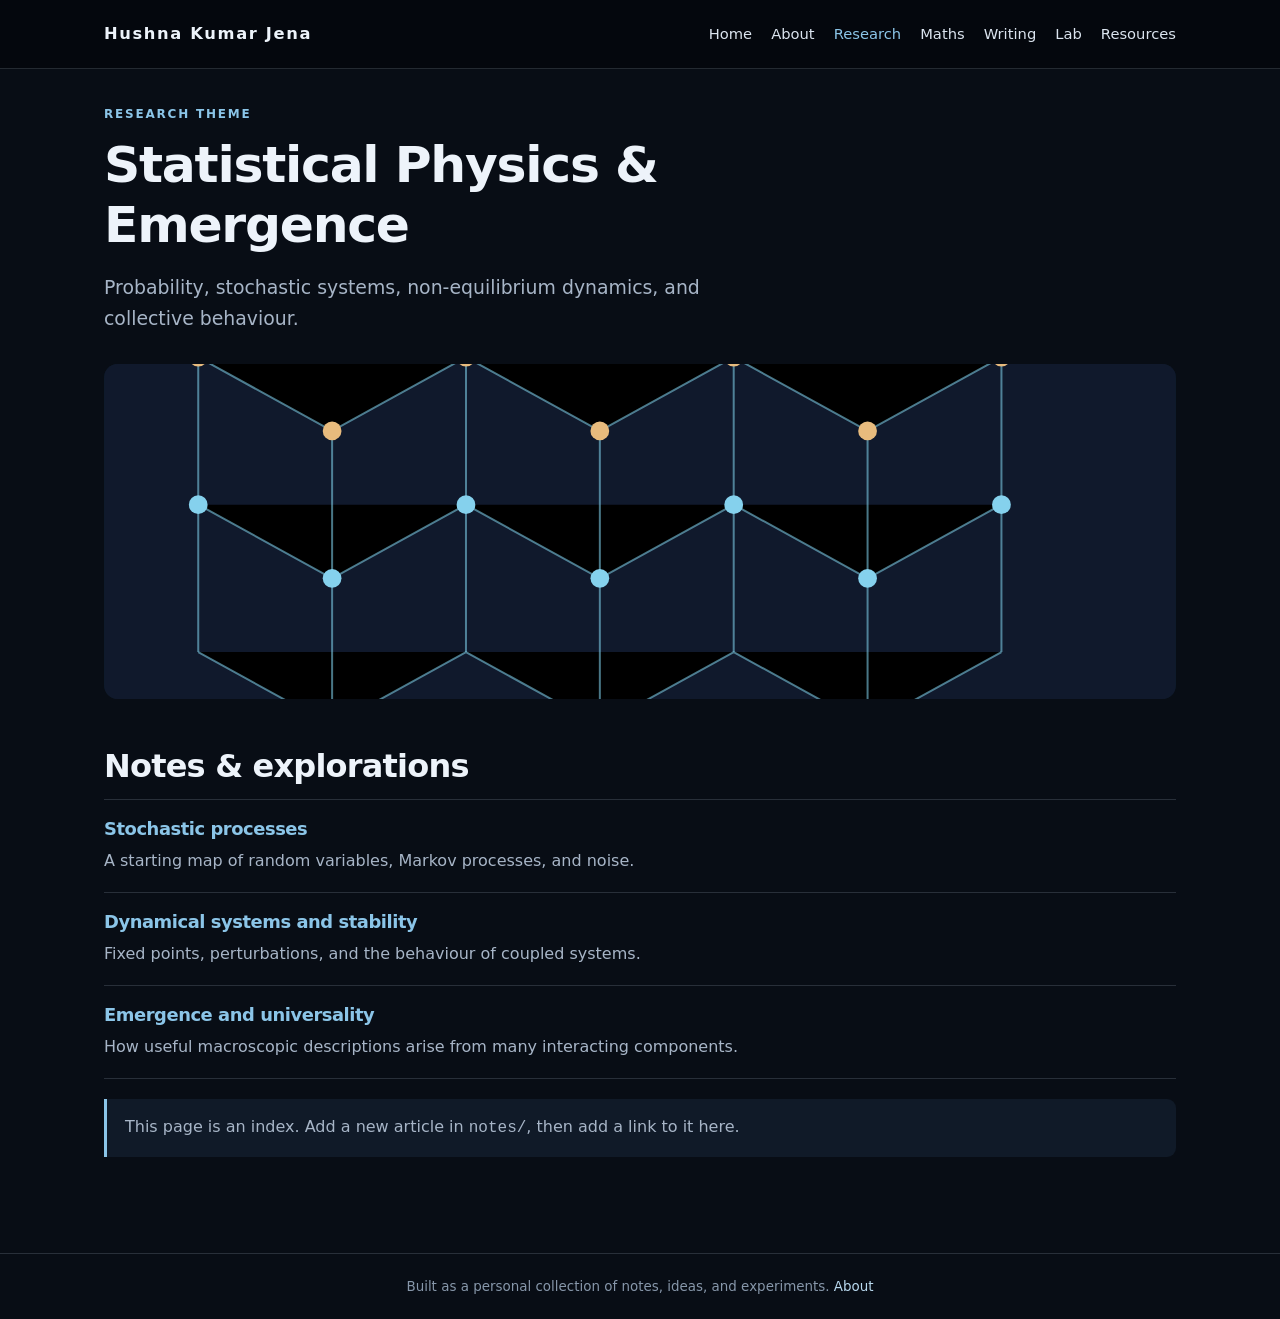
<file: themes/statistical-physics.html>
<!doctype html>
<html lang="en"><head>
<meta charset="utf-8"><meta name="viewport" content="width=device-width, initial-scale=1">
<meta name="description" content="Personal academic website: physics, mathematics, learning theory, and neuroscience.">
<title>Statistical Physics &amp; Emergence | Hushna Kumar Jena</title>
<link rel="stylesheet" href="../style.css">
<link rel="icon" href="../images/favicon.svg" type="image/svg+xml">
</head><body><header class="site-header">
<div class="nav-wrap">
<a class="brand" href="../index.html">Hushna Kumar Jena</a>
<button class="menu-toggle" type="button" aria-expanded="false" aria-controls="site-nav">Menu ☰</button>
<div class="nav-inner" id="site-nav"><nav aria-label="Main navigation"><a href="../index.html">Home</a>
<a href="../about.html">About</a>
<a href="../research.html" aria-current="page">Research</a>
<a href="../maths.html">Maths</a>
<a href="../writing.html">Writing</a>
<a href="../lab/index.html">Lab</a>
<a href="../resources.html">Resources</a></nav></div>
</div></header><main class=""><section class="page-intro"><div class="eyebrow">Research theme</div><h1>Statistical Physics & Emergence</h1><p class="lead">Probability, stochastic systems, non-equilibrium dynamics, and collective behaviour.</p></section>
<img class="card-image" style="border-radius:14px;aspect-ratio:16/5;margin-bottom:30px" src="../images/statistical.svg" alt="Abstract illustration for Statistical Physics &amp; Emergence">
<section class="section"><h2>Notes &amp; explorations</h2><ul class="listing"><li><h3><a href="../notes/stochastic-processes.html">Stochastic processes</a></h3><p>A starting map of random variables, Markov processes, and noise.</p></li><li><h3><a href="../notes/dynamical-systems.html">Dynamical systems and stability</a></h3><p>Fixed points, perturbations, and the behaviour of coupled systems.</p></li><li><h3><a href="#">Emergence and universality</a></h3><p>How useful macroscopic descriptions arise from many interacting components.</p></li></ul></section>
<div class="note">This page is an index. Add a new article in <code>notes/</code>, then add a link to it here.</div></main><footer>Built as a personal collection of notes, ideas, and experiments. <a href="../about.html">About</a></footer>
<script>
const toggle = document.querySelector('.menu-toggle');
const nav = document.querySelector('.nav-inner');
if (toggle && nav) toggle.addEventListener('click', () => {
  const open = nav.classList.toggle('open');
  toggle.setAttribute('aria-expanded', String(open));
});
</script></body></html>
</file>
<file: style.css>
:root{--bg:#080d15;--panel:#101a28;--panel2:#142235;--text:#edf3fa;--muted:#a7b5c7;--accent:#8bc5e8;--line:rgba(203,221,239,.16);--max:1120px}
*{box-sizing:border-box}html{scroll-behavior:smooth}body{margin:0;background:var(--bg);color:var(--text);font:16px/1.65 Inter,ui-sans-serif,system-ui,-apple-system,BlinkMacSystemFont,"Segoe UI",sans-serif}
a{color:var(--accent);text-decoration:none}a:hover{color:#d3edff}img{display:block;max-width:100%}
.site-header{position:sticky;top:0;z-index:10;background:rgba(5,8,13,.95);border-bottom:1px solid var(--line);backdrop-filter:blur(14px)}
.nav-wrap{max-width:var(--max);margin:auto;padding:0 24px;min-height:68px;display:flex;align-items:center;justify-content:space-between;gap:22px}
.brand{color:var(--text);font-size:1.02rem;letter-spacing:.1em;font-weight:650;white-space:nowrap}.brand span{color:var(--accent)}
nav{display:flex;flex-wrap:wrap;gap:19px;align-items:center}nav a{color:#dbe4ef;font-size:.92rem;white-space:nowrap}nav a[aria-current=page],nav a:hover{color:var(--accent)}
.menu-toggle{display:none;background:transparent;border:1px solid var(--line);color:var(--text);border-radius:8px;padding:7px 10px}
main{max-width:var(--max);margin:auto;padding:36px 24px 76px}
.hero{position:relative;overflow:hidden;min-height:335px;padding:clamp(28px,6vw,70px);display:flex;align-items:center;border:1px solid var(--line);border-radius:18px;background:linear-gradient(100deg,rgba(5,13,25,.97),rgba(5,17,31,.74)),url("images/hero.svg") center/cover}
.hero-copy{max-width:720px;position:relative;z-index:1}.eyebrow{text-transform:uppercase;letter-spacing:.15em;color:var(--accent);font-size:.75rem;font-weight:650}
h1,h2,h3{line-height:1.2;letter-spacing:-.025em}h1{font-size:clamp(2.2rem,5.2vw,4rem);font-weight:570;margin:10px 0 16px}h2{font-size:clamp(1.5rem,3vw,2rem);font-weight:600;margin:0 0 14px}h3{font-size:1.12rem;margin:0 0 8px}
p{color:var(--muted);margin:0 0 15px}.lead{font-size:clamp(1.02rem,2vw,1.18rem);max-width:680px}.section{margin-top:48px}.section-head{display:flex;align-items:end;justify-content:space-between;gap:18px;margin-bottom:17px}.section-head p{max-width:560px;margin:0}
.grid{display:grid;grid-template-columns:repeat(2,minmax(0,1fr));gap:17px}.grid.three{grid-template-columns:repeat(3,minmax(0,1fr))}
.card{overflow:hidden;border:1px solid var(--line);border-radius:14px;background:linear-gradient(145deg,rgba(20,34,53,.92),rgba(12,20,32,.96));transition:transform .18s,border-color .18s}
a.card{display:block;color:inherit}a.card:hover{transform:translateY(-3px);border-color:rgba(139,197,232,.65)}
.card-image{width:100%;aspect-ratio:16/8;object-fit:cover;background:#0d1c2c}.card-body{padding:19px}.card-body p{font-size:.93rem;margin-bottom:11px}.card-link{font-size:.9rem;font-weight:650;color:var(--accent)}
.pill-row{display:flex;flex-wrap:wrap;gap:8px;margin-top:19px}.pill{border:1px solid var(--line);border-radius:99px;padding:4px 10px;color:#d4e0ec;font-size:.81rem}
.page-intro{max-width:770px;margin-bottom:30px}.page-intro h1{font-size:clamp(2rem,4.5vw,3.15rem)}
.listing{list-style:none;padding:0;margin:0;border-top:1px solid var(--line)}.listing li{padding:18px 0;border-bottom:1px solid var(--line)}.listing p{margin:5px 0 0}
.article{max-width:790px}.article h1{font-size:clamp(2rem,4.5vw,3rem)}.article h2{margin-top:35px}.article p,.article li{color:#c0ccda}.article code{background:#172538;border-radius:4px;padding:2px 5px;color:#d9efff}
.note{background:var(--panel);border-left:3px solid var(--accent);padding:15px 18px;border-radius:0 9px 9px 0;margin:20px 0;color:var(--muted)}
.button{display:inline-block;background:var(--accent);color:#09121c;border-radius:8px;padding:10px 15px;font-weight:650;margin-top:7px}.button:hover{color:#09121c;background:#bee4fb}
footer{border-top:1px solid var(--line);color:#8797aa;padding:22px 24px;text-align:center;font-size:.84rem}footer a{color:#b9d9ef}.small{font-size:.88rem}
.sim-controls{display:flex;flex-wrap:wrap;gap:18px;padding:15px;background:var(--panel);border:1px solid var(--line);border-radius:12px;margin:20px 0}
.sim-controls label{display:grid;gap:5px;min-width:185px;flex:1;color:var(--muted);font-size:.9rem}.sim-controls input{width:100%;accent-color:var(--accent)}
canvas{width:100%;height:270px;background:#091321;border:1px solid var(--line);border-radius:12px}
@media(max-width:850px){.nav-wrap{align-items:flex-start;padding-top:15px;padding-bottom:15px}.menu-toggle{display:block}.nav-inner{display:none;width:100%;}.nav-inner.open{display:block}.nav-wrap{flex-wrap:wrap}.brand{padding-top:6px}nav{padding:12px 0 4px;gap:12px 18px}.grid.three{grid-template-columns:repeat(2,minmax(0,1fr))}}
@media(max-width:600px){main{padding:24px 16px 58px}.nav-wrap{padding-left:16px;padding-right:16px}.grid,.grid.three{grid-template-columns:1fr}.hero{min-height:315px;padding:26px 22px}.section-head{display:block}.section-head p{margin-top:8px}.card-body{padding:17px}}
</file>
